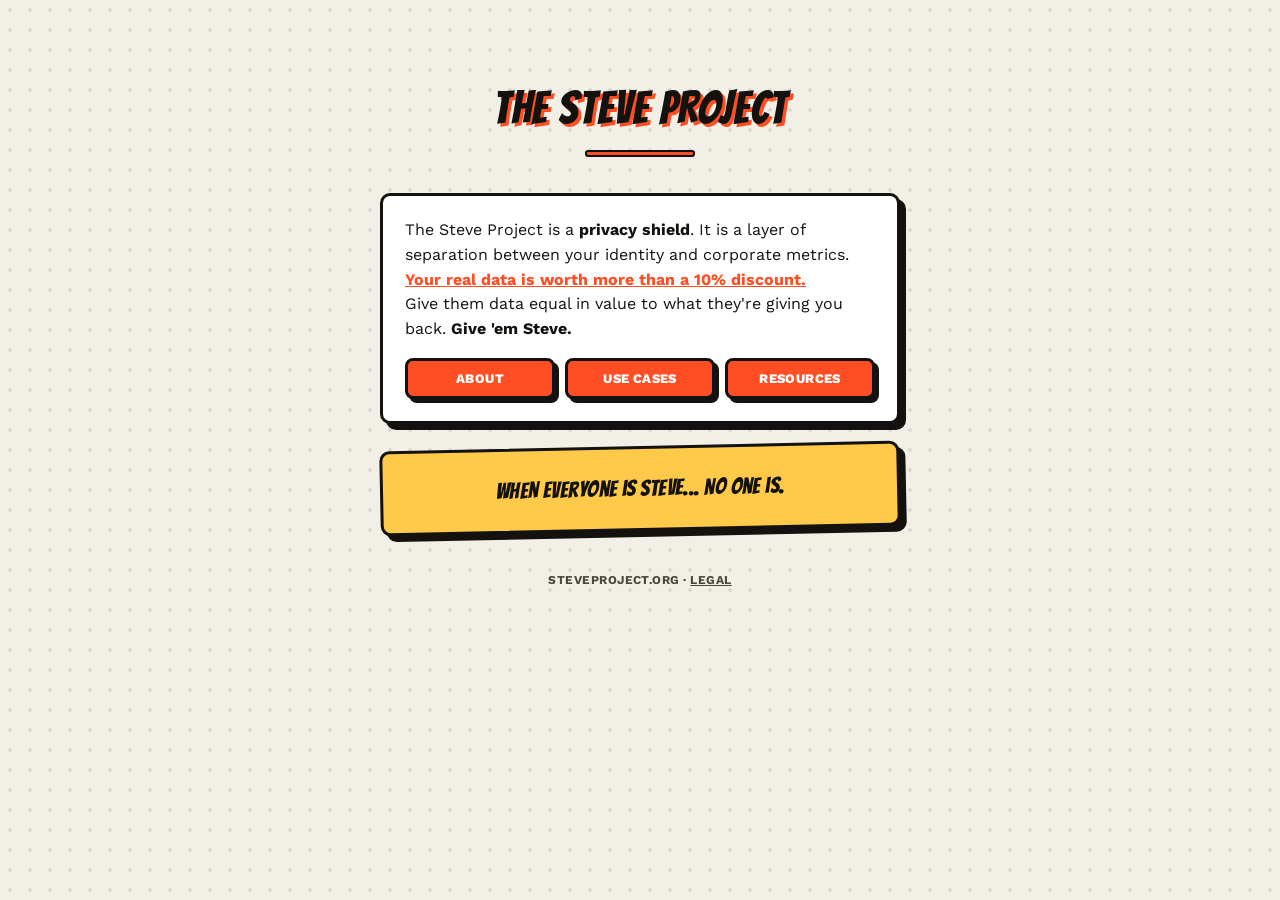
<file: index.html>
<!DOCTYPE html>
<html lang="en">
<head>
<meta charset="UTF-8">
<meta name="viewport" content="width=device-width, initial-scale=1.0">
<title>The Steve Project</title>
<meta name="description" content="A simple way to keep your name, number, and shopping habits off every company's mailing list.">
<link rel="icon" type="image/svg+xml" href="favicon.svg">
<link rel="icon" type="image/x-icon" href="favicon.ico">
<link rel="apple-touch-icon" href="apple-touch-icon.png">
<link rel="stylesheet" href="style.css">
</head>
<body>

<div class="wrap">

  <h1 class="title wordmark">THE STEVE PROJECT</h1>
  <div class="title-bar"></div>

  <div class="card">
    <p>The Steve Project is a <strong>privacy shield</strong>. It is a layer of separation between your identity and corporate metrics.<br><a href="https://proton.me/blog/what-is-your-data-worth" target="_blank" rel="noopener">Your real data is worth more than a 10% discount.</a><br>Give them data equal in value to what they're giving you back. <strong>Give 'em Steve.</strong></p>
    <div class="nav-buttons">
      <button type="button" class="nav-btn" data-panel="about">About</button>
      <button type="button" class="nav-btn" data-panel="usecases">Use Cases</button>
      <button type="button" class="nav-btn" data-panel="resources">Resources</button>
    </div>
  </div>

  <div class="reveal-panel" id="panel-about" hidden>
    <div class="card">
      <p>Functionally, Steve fills in the blanks. Steve has a P.O. box, a phone number, and an email address. But ideally, Steve blends in with a thousand other Steves.</p>
      <p>This isn't a scam, and doesn't hurt anyone. This is not an attempt to defraud multi-billion dollar corporations — at least, not exactly. This is really just a more elaborate "John Doe." It's a refusal when refusal isn't an option.</p>
      <p>You're still giving them the shopping data they want, and they're still going to sell it to the highest bidder. Sanitizing it before it leaves your hands simply helps you retain some level of anonymity, when paired with other privacy steps.</p>
    </div>
  </div>

  <div class="reveal-panel" id="panel-usecases" hidden>
    <div class="card carousel-card" data-index="0">
      <h3>Groceries</h3>
      <p>Placeholder: how Steve handles grocery loyalty programs like Publix, Kroger, or Safeway. Swap this copy in later.</p>
    </div>
    <div class="card carousel-card" data-index="1" hidden>
      <h3>Membership</h3>
      <p>Placeholder: gyms, wholesale clubs, retail memberships — anywhere a card number matters more than a name. Update with real examples.</p>
    </div>
    <div class="card carousel-card" data-index="2" hidden>
      <h3>Placeholder</h3>
      <p>Placeholder: reserved for a third use case. Drop in whatever comes up next.</p>
    </div>
    <div class="carousel-controls">
      <button type="button" class="btn-small" id="carouselNext">Next →</button>
      <div class="carousel-dots">
        <button type="button" class="dot active" data-dot="0" aria-label="Card 1"></button>
        <button type="button" class="dot" data-dot="1" aria-label="Card 2"></button>
        <button type="button" class="dot" data-dot="2" aria-label="Card 3"></button>
      </div>
    </div>
  </div>

  <div class="reveal-panel" id="panel-resources" hidden>
    <div class="card">
      <h3>VoIP Providers</h3>
      <p>For OTP and SMS pin confirmation codes.</p>
      <a class="btn" href="https://voice.google.com" target="_blank" rel="noopener">Sign Up for Google Voice</a>
    </div>
    <div class="card">
      <h3>Temporary Email Providers</h3>
      <p>For one-off sign-ups and anything you don't want cluttering your real inbox. Both give you a working address in seconds, no account required.</p>
      <div class="nav-buttons">
        <a class="nav-btn" href="https://10minutemail.com" target="_blank" rel="noopener">10 Minute Mail</a>
        <a class="nav-btn" href="https://www.guerrillamail.com" target="_blank" rel="noopener">Guerrilla Mail</a>
      </div>
    </div>
    <div class="card">
      <h3>A P.O. Box</h3>
      <p>For anything that wants a physical address. A basic box at your local post office runs around $60/year and gives you a real, mailable address that isn't your front door.</p>
      <a class="btn" href="https://www.usps.com/manage/po-boxes.htm" target="_blank" rel="noopener">Find Your Local Post Office</a>
    </div>
  </div>

  <div class="card quote">
    <p>When everyone is Steve... No one is.</p>
  </div>

  <div class="footer">
    steveproject.org <a href="manifesto.html" class="egg">·</a> <a href="#" class="legal-link" id="legalLink">legal</a>
  </div>

  <div class="modal-overlay" id="legalModal">
    <div class="modal">
      <p>All names, dates, and biographical details above are original to The Steve Project and provided for use in low-stakes retail and loyalty contexts only. Any resemblance to existing characters, franchises, or historical footnotes is, of course, a coincidence we are legally required to describe as such. The Steve Project expressly disclaims liability for any use of Steve-branded information in connection with financial applications, government identification, legal documentation, or any other context in which accurate personal identification is required by law.</p>
      <button class="btn" id="legalClose">Close</button>
    </div>
  </div>

</div>

<script src="script.js"></script>
</body>
</html>
</file>
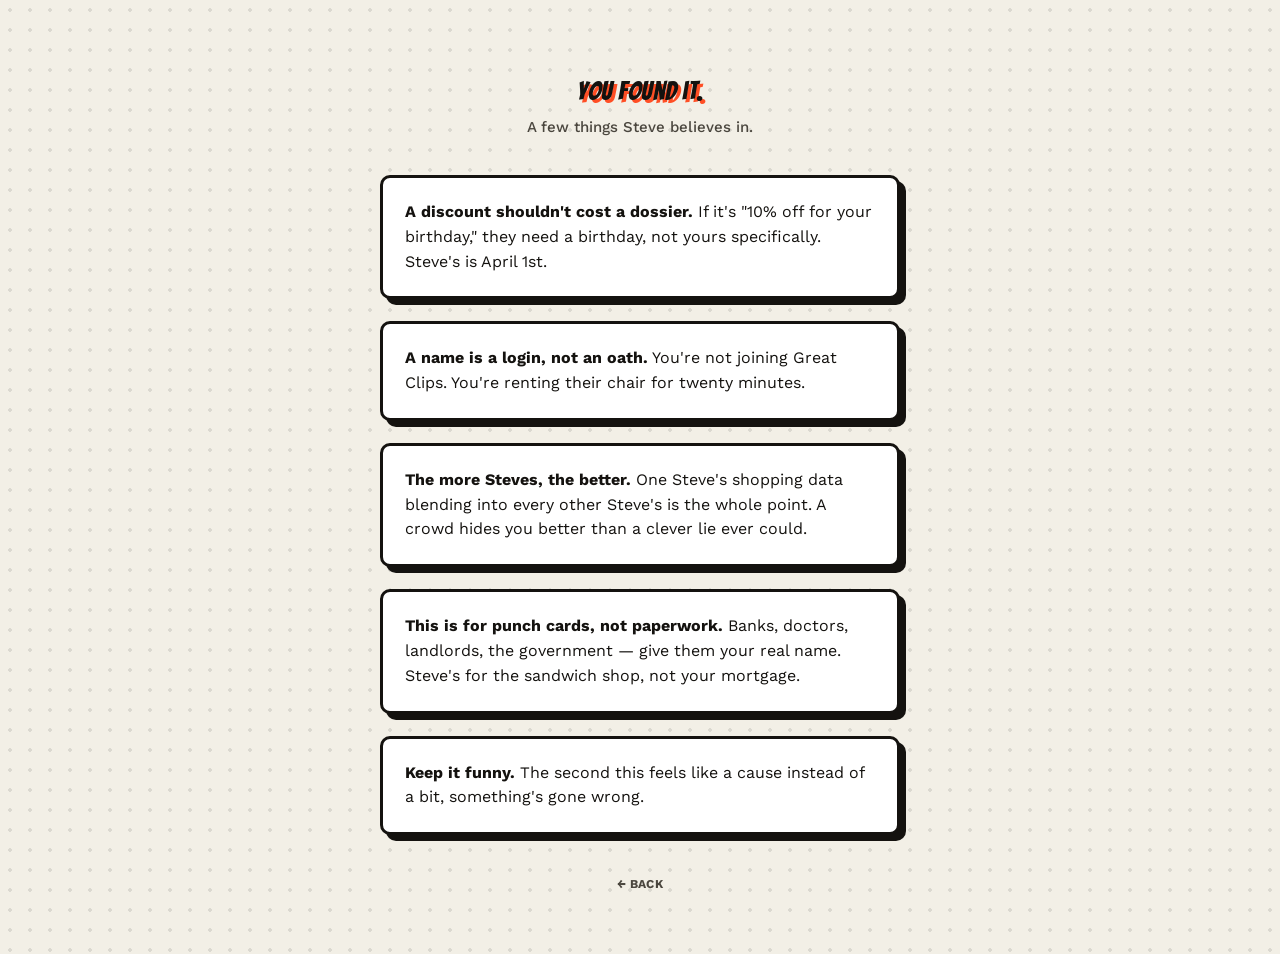
<file: manifesto.html>
<!DOCTYPE html>
<html lang="en">
<head>
<meta charset="UTF-8">
<meta name="viewport" content="width=device-width, initial-scale=1.0">
<title>The Steve Project</title>
<link rel="stylesheet" href="style.css">
</head>
<body>

<div class="wrap">

  <h1 class="title" style="font-size:1.6rem;">You found it.</h1>
  <p class="tagline">A few things Steve believes in.</p>

  <div class="card">
    <p><strong>A discount shouldn't cost a dossier.</strong> If it's "10% off for your birthday," they need a birthday, not yours specifically. Steve's is April 1st.</p>
  </div>

  <div class="card">
    <p><strong>A name is a login, not an oath.</strong> You're not joining Great Clips. You're renting their chair for twenty minutes.</p>
  </div>

  <div class="card">
    <p><strong>The more Steves, the better.</strong> One Steve's shopping data blending into every other Steve's is the whole point. A crowd hides you better than a clever lie ever could.</p>
  </div>

  <div class="card">
    <p><strong>This is for punch cards, not paperwork.</strong> Banks, doctors, landlords, the government — give them your real name. Steve's for the sandwich shop, not your mortgage.</p>
  </div>

  <div class="card">
    <p><strong>Keep it funny.</strong> The second this feels like a cause instead of a bit, something's gone wrong.</p>
  </div>

  <div class="footer">
    <a href="index.html" class="egg">← back</a>
  </div>

</div>

</body>
</html>
</file>
<file: style.css>
@import url('https://fonts.googleapis.com/css2?family=Bangers&family=Work+Sans:wght@400;500;700;800&display=swap');

:root {
  --paper: #F2EFE6;
  --ink: #14120F;
  --ink-soft: #4A463E;
  --accent: #FF4E24;
  --accent2: #FFC94A;
  --card-bg: #FFFFFF;
  --line: rgba(20,18,15,0.14);
}

* { box-sizing: border-box; }

body {
  margin: 0;
  background-color: var(--paper);
  background-image: radial-gradient(rgba(20,18,15,0.10) 1.6px, transparent 1.6px);
  background-size: 20px 20px;
  color: var(--ink);
  font-family: 'Work Sans', sans-serif;
  line-height: 1.55;
  -webkit-font-smoothing: antialiased;
}

.wrap {
  max-width: 560px;
  margin: 0 auto;
  padding: 48px 20px 60px;
}

/* ---------- Hero / title ---------- */

.title {
  position: relative;
  z-index: 1;
  font-family: 'Bangers', cursive;
  font-weight: 400;
  font-size: clamp(2.1rem, 9vw, 2.9rem);
  text-align: center;
  letter-spacing: 0.02em;
  margin: 0;
  color: var(--ink);
  text-shadow: 3px 3px 0 var(--accent);
  padding: 24px 8px 0;
}

.title-bar {
  width: 110px;
  height: 7px;
  background: var(--accent);
  border: 2px solid var(--ink);
  border-radius: 3px;
  margin: 6px auto 36px;
}

.tagline {
  text-align: center;
  color: var(--ink-soft);
  font-weight: 500;
  font-size: 15px;
  margin: 4px 0 36px;
}

/* ---------- Comic panels ---------- */

.card {
  background: var(--card-bg);
  border: 3px solid var(--ink);
  border-radius: 10px;
  padding: 22px;
  margin-bottom: 22px;
  box-shadow: 6px 6px 0 var(--ink);
}

.card p { margin: 0 0 12px; }
.card p:last-child { margin-bottom: 0; }

.card p a { color: var(--accent); font-weight: 700; text-decoration: underline; }
.card p a:hover { color: var(--ink); }

.card.quote {
  background: var(--accent2);
  border: 3px solid var(--ink);
  box-shadow: 6px 6px 0 var(--ink);
  transform: rotate(-1.2deg);
  text-align: center;
}

.card.quote p {
  font-family: 'Bangers', cursive;
  font-size: 1.4rem;
  letter-spacing: 0.02em;
  color: var(--ink);
  margin: 0;
}

/* ---------- Buttons ---------- */

.btn {
  font-family: 'Work Sans', sans-serif;
  font-weight: 800;
  text-transform: uppercase;
  letter-spacing: 0.03em;
  background: var(--ink);
  color: #fff;
  border: 3px solid var(--ink);
  border-radius: 8px;
  padding: 13px 22px;
  font-size: 14px;
  cursor: pointer;
  width: 100%;
  box-shadow: 4px 4px 0 var(--accent);
  transition: transform 0.08s ease, box-shadow 0.08s ease;
}

.btn:hover { transform: translate(2px, 2px); box-shadow: 2px 2px 0 var(--accent); }
.btn:active { transform: translate(4px, 4px); box-shadow: 0 0 0 var(--accent); }

.nav-buttons {
  display: flex;
  gap: 10px;
  flex-wrap: wrap;
  margin-top: 16px;
}

.nav-btn {
  flex: 1;
  min-width: 90px;
  text-align: center;
  font-family: 'Work Sans', sans-serif;
  font-size: 13px;
  font-weight: 800;
  text-transform: uppercase;
  letter-spacing: 0.03em;
  text-decoration: none;
  color: #fff;
  background: var(--accent);
  border: 3px solid var(--ink);
  border-radius: 8px;
  padding: 10px 10px;
  box-shadow: 4px 4px 0 var(--ink);
  transition: transform 0.08s ease, box-shadow 0.08s ease;
}

.nav-btn:hover { transform: translate(2px, 2px); box-shadow: 2px 2px 0 var(--ink); }
.nav-btn:active { transform: translate(4px, 4px); box-shadow: 0 0 0 var(--ink); }

/* ---------- Footer ---------- */

.footer {
  text-align: center;
  margin-top: 40px;
  font-size: 12px;
  font-weight: 700;
  letter-spacing: 0.04em;
  text-transform: uppercase;
  color: var(--ink-soft);
}

.footer .egg {
  color: var(--ink-soft);
  text-decoration: none;
  cursor: default;
}

.footer .egg:hover { color: var(--ink-soft); }

.legal-link {
  color: var(--ink-soft);
  text-decoration: underline;
}

.legal-link:hover { color: var(--ink); }

/* ---------- Modal ---------- */

.modal-overlay {
  display: none;
  position: fixed;
  inset: 0;
  background: rgba(20,18,15,0.55);
  align-items: center;
  justify-content: center;
  padding: 20px;
  z-index: 10;
}

.modal-overlay.show { display: flex; }

.modal {
  background: var(--card-bg);
  border: 3px solid var(--ink);
  border-radius: 10px;
  box-shadow: 6px 6px 0 var(--ink);
  max-width: 440px;
  padding: 24px;
  max-height: 80vh;
  overflow-y: auto;
}

.modal p {
  font-size: 13px;
  font-weight: 500;
  color: var(--ink-soft);
  margin: 0 0 18px;
  line-height: 1.6;
}

.modal .btn { margin-top: 0; }

/* ---------- Reveal panels (About / Use Cases / Resources) ---------- */

.reveal-panel { position: relative; }

.reveal-panel[hidden] { display: none; }

@keyframes popIn {
  0% { transform: scale(0) rotate(-10deg); opacity: 0; }
  55% { transform: scale(1.08) rotate(3deg); opacity: 1; }
  75% { transform: scale(0.96) rotate(-1deg); }
  100% { transform: scale(1) rotate(0deg); }
}

@keyframes flashPop {
  0% { transform: translate(-50%, -50%) scale(0); opacity: 0.9; }
  100% { transform: translate(-50%, -50%) scale(10); opacity: 0; }
}

.reveal-panel.show::before {
  content: "";
  position: absolute;
  top: 40px;
  left: 50%;
  width: 30px;
  height: 30px;
  background: var(--accent2);
  border-radius: 50%;
  transform: translate(-50%, -50%) scale(0);
  animation: flashPop 0.35s ease-out forwards;
  z-index: 0;
  pointer-events: none;
}

.reveal-panel.show > .card,
.reveal-panel.show.card {
  position: relative;
  z-index: 1;
  animation: popIn 0.4s cubic-bezier(.2,.9,.3,1.3) both;
}

.reveal-panel.show .card + .card { animation-delay: 0.12s; }
.reveal-panel.show .card + .card + .card { animation-delay: 0.24s; }

/* Use-cases carousel */

.carousel-card.pop {
  position: relative;
  z-index: 1;
  animation: popIn 0.35s cubic-bezier(.2,.9,.3,1.3) both;
}

.carousel-controls {
  display: flex;
  align-items: center;
  justify-content: center;
  gap: 14px;
  margin-top: 2px;
}

.btn-small {
  font-family: 'Work Sans', sans-serif;
  font-weight: 800;
  text-transform: uppercase;
  letter-spacing: 0.03em;
  background: var(--ink);
  color: #fff;
  border: 3px solid var(--ink);
  border-radius: 8px;
  padding: 10px 18px;
  font-size: 13px;
  cursor: pointer;
  box-shadow: 4px 4px 0 var(--accent);
  transition: transform 0.08s ease, box-shadow 0.08s ease;
}

.btn-small:hover { transform: translate(2px, 2px); box-shadow: 2px 2px 0 var(--accent); }
.btn-small:active { transform: translate(4px, 4px); box-shadow: 0 0 0 var(--accent); }

.carousel-dots { display: flex; gap: 6px; }

.dot {
  width: 10px;
  height: 10px;
  border-radius: 50%;
  background: var(--card-bg);
  border: 2px solid var(--ink);
  padding: 0;
  cursor: pointer;
}

.dot.active { background: var(--accent); }

/* Resource cards reuse .nav-buttons/.nav-btn for paired links */

.card h3 {
  font-family: 'Bangers', cursive;
  font-size: 1.3rem;
  letter-spacing: 0.02em;
  margin: 0 0 8px;
}

@media (max-width: 400px) {
  .title-bar { width: 90px; }
}
</file>
